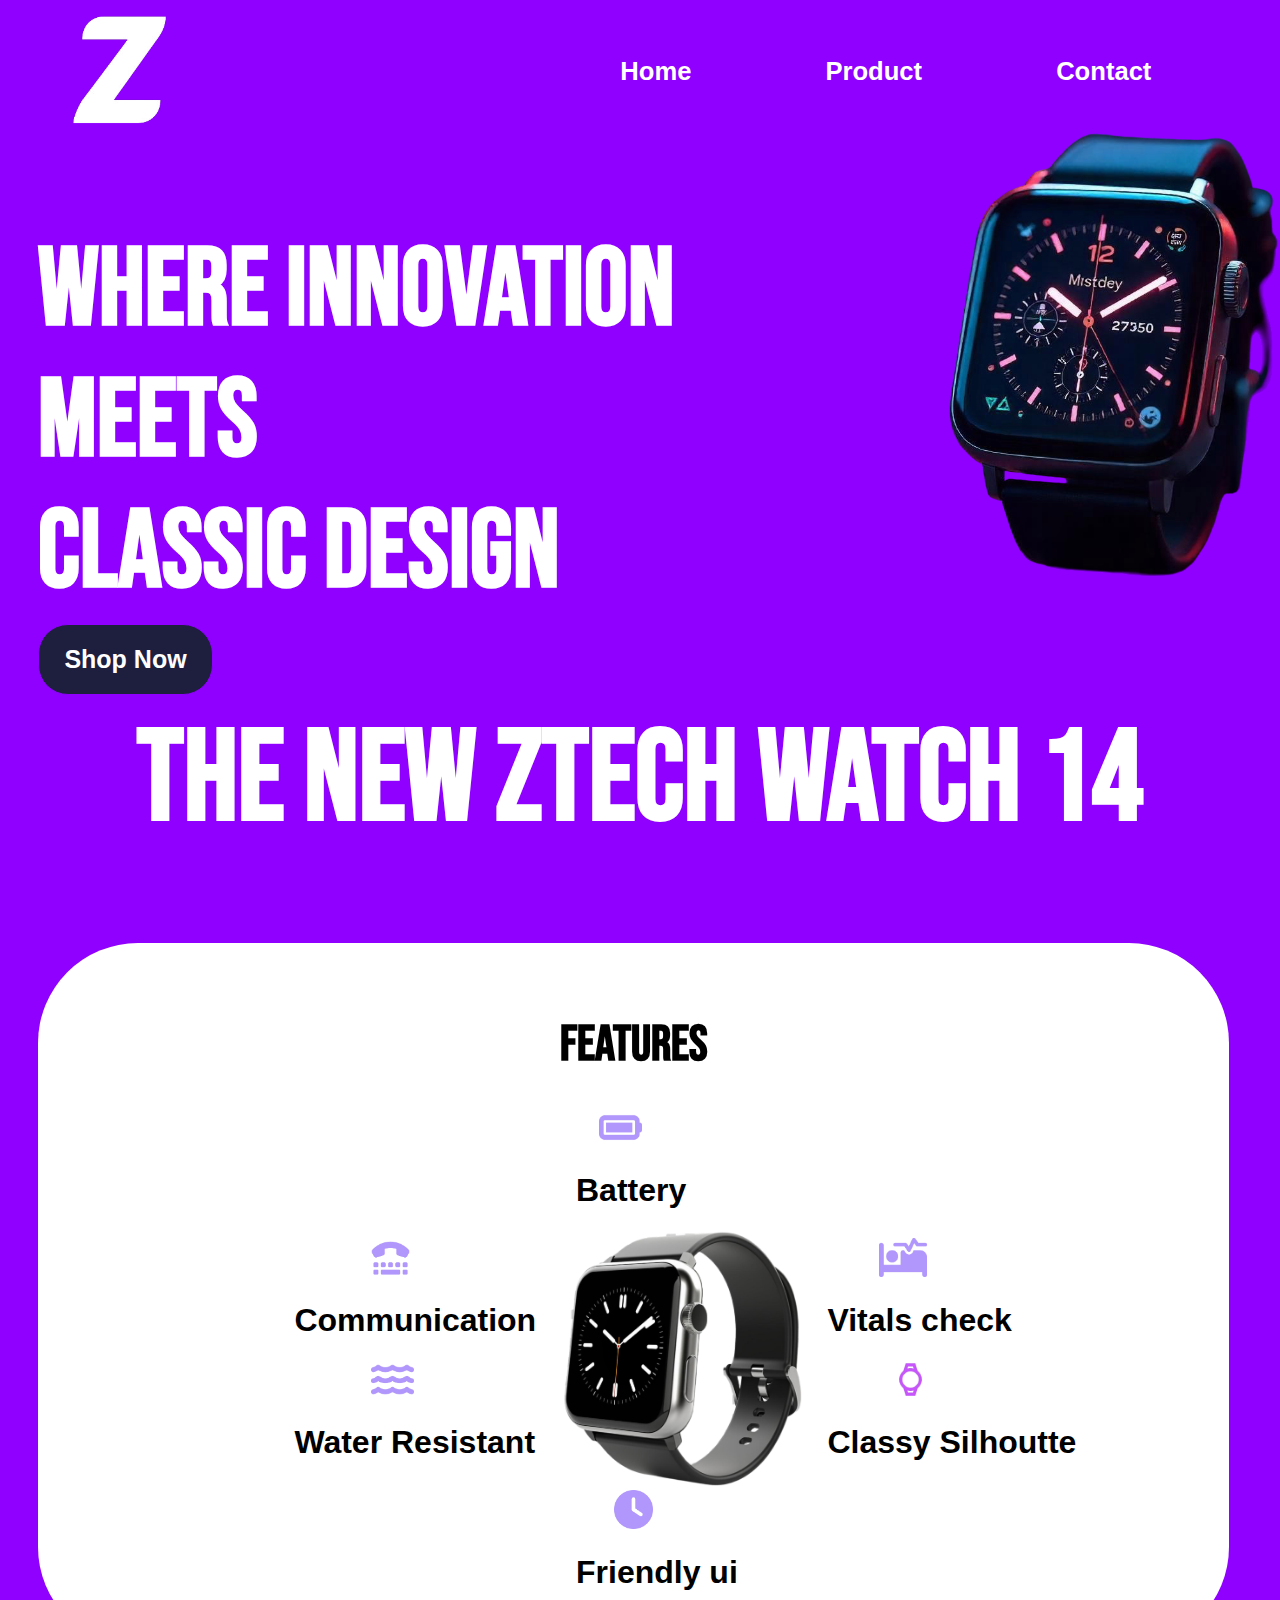
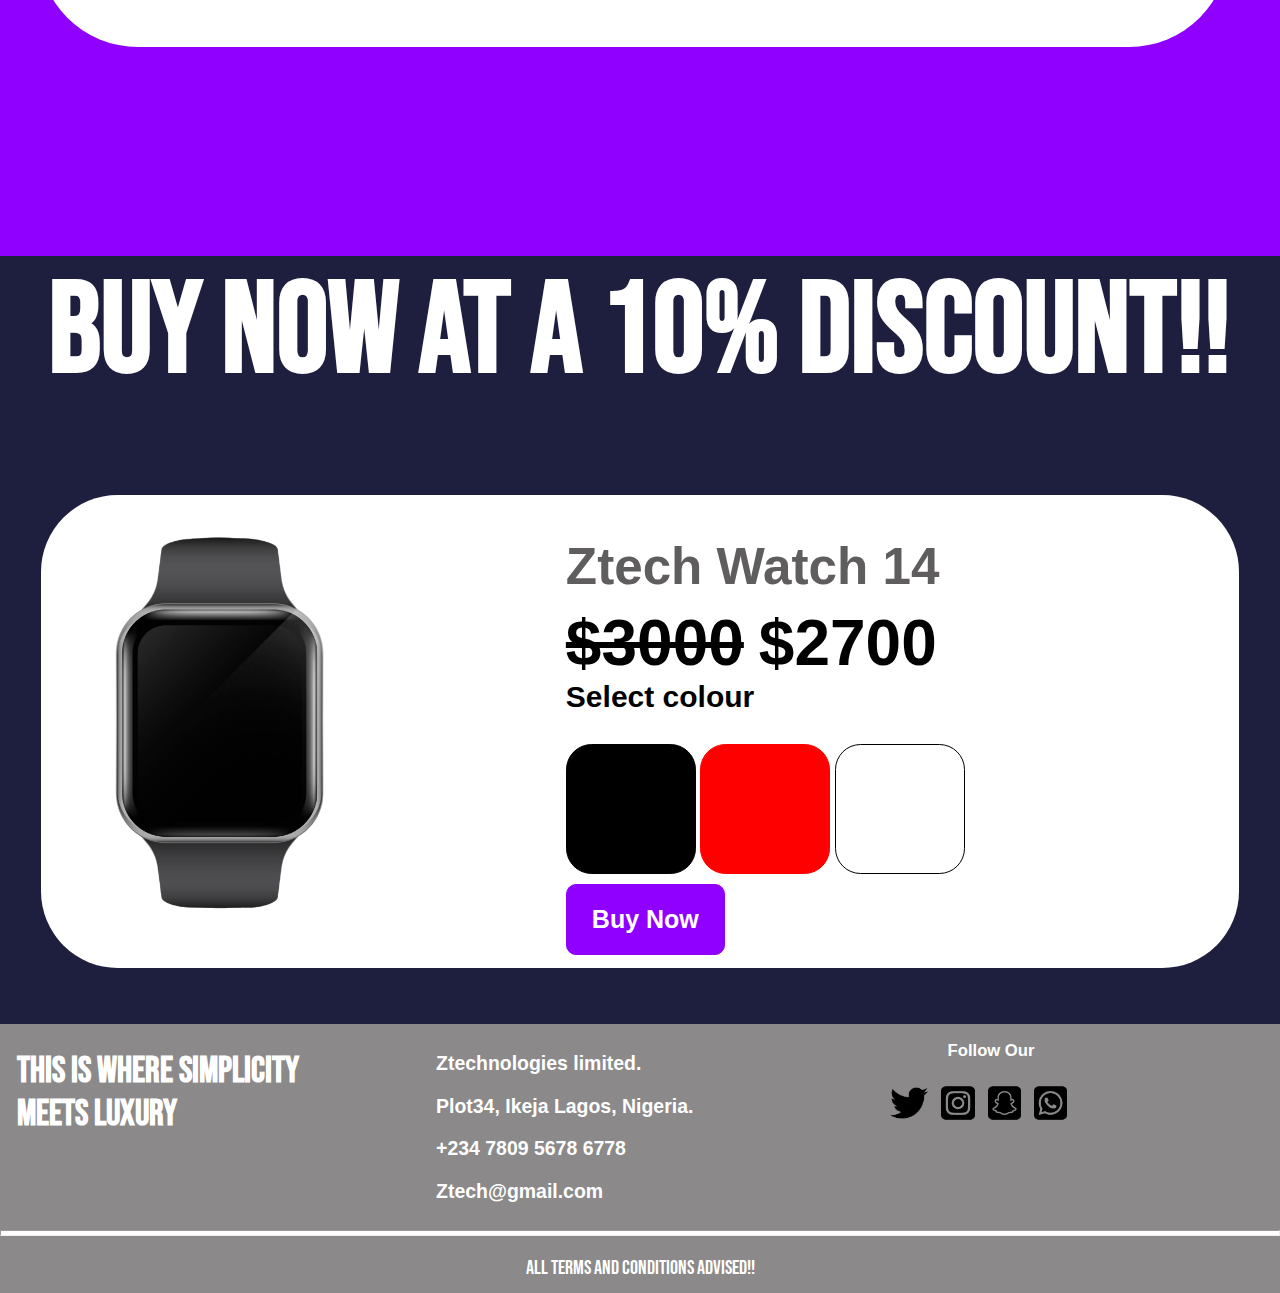
<file: index.html>
<!DOCTYPE html>
<html lang="en">
<head>
    <meta charset="UTF-8">
    <meta name="viewport" content="width=device-width, initial-scale=1.0">
    <link rel="stylesheet" type="text/css" href="style.css">
    <title>Ztech</title>
</head>
<style>
 @media (max-width:768px){
    .column2{
        display: flex;
        padding-left: 20vw;
    }
    section{
        flex-direction: column;
        height: 160vw;
    }
    .column2 a{
        font-size: 3.4vw;
        font-weight: 900;
        /* padding-left: 1.3vw; */
    }
    .column1 img{
    height: 10vw;
    padding-top: 2.4vw;
    }
    .row1{
        width: 100%;
        justify-content: center;
        justify-items: center;
        justify-self: center;
        padding-left: 0px;
    }
    .row1 h1{
 padding-left: 0px;
 
text-align: center;
    }
    .row2{
        /* width: 100%; */
        padding-right: 0px;
         justify-content: center;
        justify-items: center;
        justify-self: center;
    }
    .img2{
     height: 60vw;
       justify-content: center;
        justify-items: center;
        justify-self: center;
    
        padding-left: 60px;
    }
   
    .overall{
       flex-direction: column;
       padding-left: 7vw;
       
    }
    .over2{
       flex-direction: column;
    }
    .feat{
        height: 220vw;
         
    }
    .div1{
        height: 190vw;
    }
    
    .frui{
        padding-left: 31vw;
    }
    .frui h1{
        padding-left: 4vw;
    }
    
    .frui img{
        padding-left: 10vw;
        height: 10vw;
    }
    .battery{
    padding-left: 35vw;
    
}
   .com img {
   padding-left: 16vw;
   }
  .over2{
    margin-left: 1vw;
    margin-right: 0px;
  }
  .vitals img{
     padding-left: 16vw;
}
.vitals h1{
    padding-left: 4vw;
}
.watch img{
     padding-left: 17vw;
}
.com img{
    height: 10vw;
     padding-left: 9vw;
}
.com h1{
    padding-right: 8vw;
}
 .vitals img{
    height: 10vw;
     padding-left: 5vw;
}
.vitals h1{
    padding-left: 0vw;
}
.watch img{
    height: 10vw;
     padding-left: 7vw;
} 
.watch h1{
    padding-right: 3vw;
}
.img3 img{
    height: 40vw;
}
.battery img{
    height: 10vw;
    padding-left: 5vw;
}
.battery h1{
   padding-left: 3vw;
}
.water img {
    height: 10vw;
    padding-left: 8vw;

}
#buy{
  height: 170vw;
  margin-right: 0px;
}
.buy2{
   flex-direction: column;
   height: 140vw;
} 
.buy3{
    padding-left: 33vw;
   /* width: 0%; */
} 
.buy3 img{
    height: 42vw;
}
.buy4 h3{
     font-size: 10vw;
}
.ztech {
    font-size: 7vw;
}
.butt1{ 
    padding: 8vw;
}
.butt2{
    padding: 8vw;
}
.butt3{
    padding: 8vw;
}
.text{
     font-size: 2.5vw;
   
}
.footer2{
    font-size: 2vw;
    font-weight: 900;
}
.footer3{
   font-size: 3vw;
   font-weight: 900;
    padding-left: 4vw;
}
.footer3 p{
    padding-left: 5vw; 
}
.footer3 img{
    height: 6vw; 
    padding: 0.5vw;
}
footer{
   height: 42vw;
}
}
 @media (max-width:480px){
    .column2{
        display: flex;
        padding-left: 14vw;
    }
    section{
        flex-direction: column;
        height: 210vw;
    }
    .column2 a{
        font-size: 4vw;
        font-weight: 900;
        /* padding-left: 1.3vw; */
    }
    .column1 img{
    height: 10vw;
    padding-top: 2.4vw;
    }
    .row1{
        width: 100%;
        justify-content: center;
        justify-items: center;
        justify-self: center;
        padding-left: 0px;
    }
    .row1 h1{
 padding-left: 0px;
       font-size: 4.5rem; 
text-align: center;
    }
    .row2{
        /* width: 100%; */
        padding-right: 0px;
         justify-content: center;
        justify-items: center;
        justify-self: center;
    }
    .img2{
     height: 60vw;
       justify-content: center;
        justify-items: center;
        justify-self: center;
    
        padding-left: 10vw;
    }
   
    .overall{
       flex-direction: column;
       padding-left: 7vw;
    }
    .over2{
       flex-direction: column;
    }
    .feat{
        height: 300vw;
        
    }
    .div1{
        height: 270vw;
    }
    
    .frui{
        padding-left: 27vw;
        font-size: 4vw;
    }
    .frui h1{
        padding-left: 0vw;
    }
    .frui img{

        padding-left: 14vw;
    }
    .battery{
        font-size: small;
    padding-left: 35vw;
}
.battery h1{
    padding-left: 0vw;
}
.battery img{
    padding-left: 4vw;
}
   .com img {
   padding-left: 50vw;
   }
  .over2{
    margin-left: 1vw;
    margin-right: 0px;
  }
  .vitals img{
    height: 10vw;
     padding-left: 16vw;
}
.vitals h1{
    padding-left: 4vw;
}
.watch img{
     padding-left: 30vw;
}
.com img{
    height: 10vw;
      padding-left: 22vw; 
}
 .vitals img{
    height: 12vw;
     padding-left: 19vw;
}
.watch img{
    height: 16vw;
     padding-left: 18vw;
} 
.img3 img{
    height: 40vw;
}
.battery img{
    height: 10vw;
}
.water img {
    height: 10vw;
     padding-left: 23vw;
}
#buy{
  height: 170vw;
  margin-right: 0px;
}
.buy2{
   flex-direction: column;
   height: 140vw;
} 
.buy3{
    padding-left: 33vw;
   /* width: 0%; */
} 
.buy3 img{
    height: 42vw;
}
.buy4 h3{
     font-size: 10vw;
}
.ztech {
    font-size: 7vw;
}
.butt1{ 
    padding: 8vw;
}
.butt2{
    padding: 8vw;
}
.butt3{
    padding: 8vw;
}
.text{
     font-size: 2.5vw;
   
}
.footer2{
    font-size: 2vw;
    font-weight: 900;
}
.footer3{
   font-size: 3vw;
   font-weight: 900;
    padding-left: 4vw;
}
.footer3 p{
    padding-left: 5vw; 
}
.footer3 img{
    height: 6vw; 
    padding: 0.5vw;
}
footer{
   height: 42vw;
}
}
</style>


<body >
<div class="row" style="background-color:#8F00FF;">
    <div class="column1">
        <image class="img1" src="1000078150-removebg-preview.png2.png"></image>
    </div>
    <div  class="column2">
       <button class="home" ><a href="index.html">Home</a></button> 
       <button class="about"><a href="#buy">Product</a></button> 
       <button class="cont" ><a href="contact.html">Contact</a></button>  
   
    </div>
</div>

 <section>
   <div class="row1">
    <h1 style="margin-bottom: 0px;">Where innovation meets <br>classic design</h1>
    <button class="buyn1"><b>Shop Now</b></button>
   </div>
   <div class="row2" >
   <image class="img2"src="freepik__the-style-is-candid-image-photography-with-natural__30258.png2.png "></image>
   </div>


</section> 
<div class="feat">
    <h1 class="h1">THE NEW ZTECH WATCH 14</h1>
    <div class="div1">
        <h1 style="font-family: 'Customfont',sans-serif; font-size: 50px; text-align: center;">Features</h1>
         <div  class="battery">
                <img src="battery.png">
                <h1 >Battery</h1></div>
        <div class="overall">
           <div class="over2" >
            
            <div class="com">
                <img   src="com.png">
                <h1>Communication</h1>
            </div> 
                <div class="water">
                    <img src="water.png">
                 <h1>Water Resistant</h1>
                 </div>
           </div>
           <div  class="img3">
            <img  src="smartwatch-realistic-isolated-transparent-background.png2.png">
           </div>
           <div class="over2" >
            <div class="vitals">
                <img  src="vital.png">
                    <h1>Vitals check</h1>     
            </div>
            <div class="watch">
                <img   src="ui.png">
                <h1>Classy Silhoutte</h1>
            </div>
           </div>
          
        </div>
          <div class="frui"> 
                <img src="clock.png">
             <h1>Friendly ui</h1>
        </div>
    </div>
</div>
<div id="buy">
    <h1 class="h2">BUY NOW AT A 10% DISCOUNT!!</h1>
    <div class="buy2" style=" padding-top: 0px; margin-top: 0px;" >
          <div class="buy3">
        <img src="digital-device-mockup.png2.png">
         </div> 
          <div class="buy4" style=" padding-top: 0px; margin-top: 0px;" >
            <h2 class="ztech" style=" color: rgb(95, 93, 93); padding-bottom: 0px; margin-bottom: 10px;">Ztech Watch 14</h2>
            <div style="display: flex;  padding-top: 0px; margin-top: 0px; padding-bottom: 0px; margin-bottom: 0px;">
                <h3 style=" text-decoration: line-through;   padding-top: 0px; margin-top: 0px; padding-bottom: 0px; margin-bottom: 0px;">$3000</h3>
                <h3 style="  padding-left: 15px;   padding-top: 0px; margin-top: 0px; padding-bottom: 0px; margin-bottom: 0px;">$2700</h3>
            </div>
            <h3 style="font-size: 30px; padding-top: 0px; margin-top: 0px;">Select colour</h3>
            <div >
                <button class="butt1"></button>
                <button class="butt2"></button>
                <button class="butt3"></button>
            </div>
            <button class="buyn"><b>Buy Now</b></button>
         </div> 
     </div>
</div>

<footer >
    <div class="footer">
     <div class="text" style="padding: 0px; margin: 0px; ">
        <h1 style=" margin-top: 0px; ">THIS IS WHERE SIMPLICITY<br> MEETS LUXURY</h1>
    </div>
       
    <div class="footer2">
 <h3 style="margin-bottom: 0px;">Ztechnologies limited.</h3>
        <h3 >Plot34, Ikeja Lagos, Nigeria.</h3>
        <h3 >+234 7809 5678 6778</h3>
        <h3>Ztech@gmail.com</h3>
    </div>
    <div  class="footer3">
         <p >Follow Our</p>
        <div style="display: flex;">
           
            <div>
            <img  src="xicon.png"> 
            </div>

            <div>
            <img  src="igicon.png">   
            </div>

            <div>
            <img   src="snapicon.png">   
            </div>

            <div>
            <img  src="whatsappicon.png">   
          </div>
        </div>
    </div>
</div>
     <hr style=" height: 4px; background-color: white;"> 
     <p style="text-align: center; font-family: 'Customfont',sans-serif; color: white; font-size: 20px;">All terms and conditions advised!!</p>
</footer>
</body>
<script src="watch.js"></script>
</html>
</file>
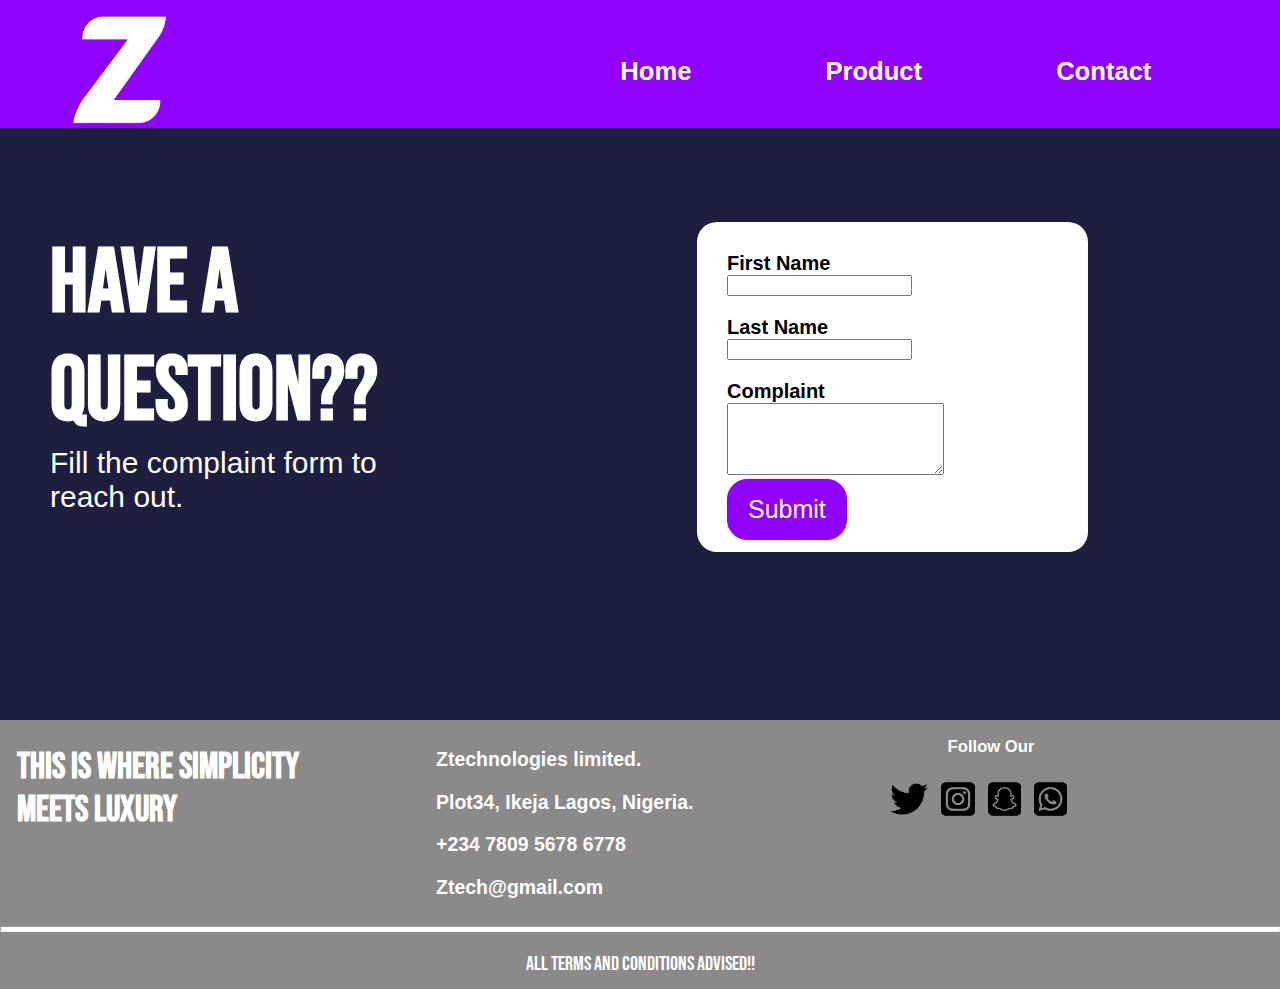
<file: contact.html>
<!DOCTYPE html>
<html lang="en">
<head>
    <meta charset="UTF-8">
    <meta name="viewport" content="width=device-width, initial-scale=1.0">
    <link rel="stylesheet" type="text/css" href="style2.css">
    <title>Ztech</title>
</head>
<style>
     @media (max-width:768px){
    .column2{
        display: flex;
        padding-left: 20vw;
    }
    section{
        flex-direction: column;
        height: 160vw;
    }
    .column2 a{
        font-size: 3.4vw;
        font-weight: 900;
        /* padding-left: 1.3vw; */
    }
    .column1 img{
    height: 10vw;
    padding-top: 2.4vw;
    }
    .row{
        padding-bottom: 5vw;
    }
    .quest h1{
    font-size: 12vw;
}
     .section{
        flex-direction: column;
     }
     form{
        height: 60vw;
        width: 100%;
        padding:  30px 60px 10px 60px;
     }
     .form{
        padding-left: 10vw;
      
     }
     .text{
     font-size: 2.5vw;
   
}
.footer2{
    font-size: 2vw;
    font-weight: 900;
}
.footer3{
   font-size: 3vw;
   font-weight: 900;
    padding-left: 4vw;
}
.footer3 p{
    padding-left: 5vw; 
}
.footer3 img{
    height: 6vw; 
    padding: 0.5vw;
}
footer{
   height: 42vw;
}
}
@media (max-width:480px){
    .column2 a{
        font-size: 4vw;
        font-weight: 900;
        /* padding-left: 1.3vw; */
    }
    form{
        height: 80vw;
        width: 100%;
        padding:  30px 60px 10px 70px;
     }
     .form{
        padding-left: 9vw;
     }
      section{
        flex-direction: column;
        height: 200vw;
         padding-top: 9vw;
    }

}
</style>
<body >
<div class="row" style="background-color:#8F00FF;">
    <div class="column1">
        <image class="img1" src="1000078150-removebg-preview.png2.png"></image>
    </div>
    <div  class="column2">
       <button class="home" ><a href="index.html">Home</a></button> 
       <button class="about"><a href="index.html#buy">Product</a></button> 
       <button class="cont" ><a href="contact.html">Contact</a></button>  
   
    </div>
</div>

<section >
     <div class="section">
        <div class="quest">
            <h1 style="font-family: 'Customfont', sans-serif ; padding-bottom: 0px; margin-bottom: 0px; ">HAVE A QUESTION??</h1>
             <p style="font-family: 'Trebuchet MS', 'Lucida Sans Unicode', 'Lucida Grande', 'Lucida Sans', Arial, sans-serif; padding-top: 0px; margin-top: 0px; font-size: 30px;">Fill the complaint form to reach out.</p>
        </div>
        <div class="form">
           <form>
              <label class="first" >First Name</label>
              <br>
              <input name="first" type="text" id="first"  style="margin-bottom: 20px;"><br>
              <label>Last Name</label><br>
              <input name="last" type="text" id="text " style="margin-bottom: 20px;"><br>
              <label>Complaint</label><br>
              <textarea id="area" style="padding: 20px;"></textarea><br>
              <input type="submit" value="Submit" id="submit">
           </form>
        </div>
     </div>


</section>

<footer >
    <div class="footer">
     <div class="text" style="padding: 0px; margin: 0px; ">
        <h1 style=" margin-top: 0px; ">THIS IS WHERE SIMPLICITY<br> MEETS LUXURY</h1>
    </div>
       
    <div class="footer2">
 <h3 style="margin-bottom: 0px;">Ztechnologies limited.</h3>
        <h3 >Plot34, Ikeja Lagos, Nigeria.</h3>
        <h3 >+234 7809 5678 6778</h3>
        <h3>Ztech@gmail.com</h3>
    </div>
    <div  class="footer3">
         <p >Follow Our</p>
        <div style="display: flex;">
           
            <div>
            <img  src="xicon.png"> 
            </div>

            <div>
            <img  src="igicon.png">   
            </div>

            <div>
            <img   src="snapicon.png">   
            </div>

            <div>
            <img  src="whatsappicon.png">   
          </div>
        </div>
    </div>
</div>
     <hr style=" height: 4px; background-color: white;"> 
     <p style="text-align: center; font-family: 'Customfont',sans-serif; color: white; font-size: 20px;">All terms and conditions advised!!</p>
</footer>
</body>
<script src="watch.js"></script>
</html>
</file>
<file: style.css>
body{
    margin: 0px;
    padding: 0px;
}
.row{
    display: flex;
    padding: 1vw;
    position: fixed;
    margin-bottom: 0px;
    padding-bottom: 0px;
    z-index: 1000;
    /* background: white; */
    width: 100%;
}
.column2 a{
    color: white;
    text-decoration: none;
    font-family: 'Trebuchet MS', 'Lucida Sans Unicode', 'Lucida Grande', 'Lucida Sans', Arial, sans-serif;
    padding-left:4vw ;
    font-size:2vw;
    font-weight: 700;
}
.column1{
    padding-left: 4vw;
}
.column2{
    padding-left: 30vw;
    padding-top: 3vw;
}
.column1 ,.img1{
    height: 9vw;
}
.column2 button{
    /* border-color: #8F00FF; */

    border-radius: 2vw;
 padding-right: 5vw; 
    border: 1px solid  #8F00FF ;
     padding-top: 5px; 
     padding-bottom: 5px;
    background-color: #8F00FF;
      
      color: white;
      text-decoration: none;
      font-family: 'Trebuchet MS', 'Lucida Sans Unicode', 'Lucida Grande', 'Lucida Sans', Arial, sans-serif;
       padding-left:1vw ; 
      font-size: 25px;
}
.home:hover{
    border-color: #00D4FF;
   
    border: 1px solid #00D4FF;
     /* padding: 5px 5px 5px 15px; */
    background-color: #00D4FF;
   
   
}
.about:hover{
    border-color: #00D4FF;
   
    border: 1px solid #00D4FF;
   
    background-color: #00D4FF;
   
   
}
.cont:hover{
    border-color: #00D4FF;
   
    border: 1px solid #00D4FF;
   
    background-color: #00D4FF;
   
   
}
.buyn1{
    padding: 20px 25px 20px 25px;
    text-decoration: none;
    background-color: #1E1E3F ;
    color: white;
    text-decoration: solid;
    margin-top: 0px;
    font-family: 'Trebuchet MS', 'Lucida Sans Unicode', 'Lucida Grande', 'Lucida Sans', Arial, sans-serif;
    font-size: 25px;
     margin-bottom: 10vw;
    border-radius: 30px;
    border: 1px solid #8F00FF;
}
.buyn1:hover{
      background-color: white;
      border: 3px solid #1E1E3F;
      padding: 20px 25px 20px 25px;
      font-family: 'Trebuchet MS', 'Lucida Sans Unicode', 'Lucida Grande', 'Lucida Sans', Arial, sans-serif;
      color: #1E1E3F;
      cursor: pointer;
}
section{
     display:flex;
     background-color: #8F00FF;
     height: 45vw;
     padding-top: 10vw;
     /* position: relative; */
     z-index: 1;
     padding-bottom: 0px;
}
.row2{
    
    padding-left:15vw;
}

.row2 ,.img2{
    height:35vw;
    /* position: relative; */
}
@font-face {
    font-family: 'Customfont';
    src: url('BebasNeue-Regular.ttf')
    format('truetype');
    font-weight:normal;
    font-style:normal;
}
.row1{
    font-family: 'Customfont',sans-serif;
     font-size: 3.4rem; 
    padding-left:3vw;
    color: white;
    padding-top: 2vw;
}
.feat{
    background-color: #8F00FF;
    padding-top: 0px;
    margin-top: 0px;
    height: 90vw;
    font-family: 'Trebuchet MS', 'Lucida Sans Unicode', 'Lucida Grande', 'Lucida Sans', Arial, sans-serif;
}
.h1{
    font-family: 'Customfont',sans-serif;
    font-size: 10vw;
    text-align: center;
    color: white;
    padding-top: 0px;
    margin-top: 0px;
}
.overall{
   
    display: flex;
   padding-left: 18vw;
  align-items: center;
}
.over2{
    margin-right: 2vw;
    margin-left: 2vw;
}
.com img{
    height: 3vw;
     padding-left: 6vw;
}
 .vitals img{
    height: 3vw;
     padding-left: 4vw;
}
.watch img{
    height: 3vw;
     padding-left: 5vw;
} 
.img3 img{
    height: 20vw;
}
.battery img{
    height: 3vw;
}
.water img {
    height: 3vw;
    padding-left: 6vw;
}

.div1{
    padding-top: 0px;
    background-color: white;
height:52vw;
    margin-left: 3vw;
    margin-right: 4vw;
    padding-top: 3vw;
    
    border-radius: 100px;
}
#buy{
    background-color: #1E1E3F;
    height: 60vw;
   margin-bottom: 0px;
   padding-bottom: 0px;
}
.h2{
    font-family: 'Customfont',sans-serif;
    font-size: 10vw;
    text-align: center;
    color: white;
    padding-top: 0px;
    margin-top: 0px;
}
.buy2{
    padding-top: 0px;
    background-color: white;
height:37vw;
    margin-left: 3.2vw;
    margin-right: 3.2vw;
    padding-top: 2vw;
    border-radius: 6vw;
    display: flex;
    margin-bottom: 0px;
   padding-bottom: 0px;
}
.buy3{
    padding-top: 3vw;
}
.buy3 img{
    height: 30vw;
}
.ztech{
    font-size: 4vw;
}
   
.frui{
    padding-left: 42vw;
    
}
.frui img{
    height: 3vw;
    padding-left: 3vw;
}
.battery{
    padding-left: 42vw;
}
.battery img{
    padding-left: 1.8vw;
}
.butt1{
    border: 1px solid black;
    padding: 5vw;
    border-radius: 2vw;
    background-color: black;
}
.butt2{
    border: 1px solid red;
    padding: 5vw;
    border-radius: 2vw;
    background-color: red;
}
.butt3{
    border: 1px solid black;
    padding: 5vw;
    border-radius: 2vw;
    background-color: white;
}
.butt1.active{
    border: 8px solid purple;
    
}
.butt2.active{
      border: 8px solid purple;
}
.butt3.active{
    border: 8px solid purple;
}
.buy3{
    width: 30%;
    padding-left: 70px;
}
.buy4{
    width: 70%;
    padding-left: 13vw;
    font-family: 'Trebuchet MS', 'Lucida Sans Unicode', 'Lucida Grande', 'Lucida Sans', Arial, sans-serif;
    margin-bottom: 7vw;
}
.buy4 h3 {
    font-size: 5vw;
}
.buyn{
    padding: 20px 25px 20px 25px;
    background-color:#8F00FF ;
    color: white;
    text-decoration: solid;
    
    font-family: 'Trebuchet MS', 'Lucida Sans Unicode', 'Lucida Grande', 'Lucida Sans', Arial, sans-serif;
    font-size: 25px;
    margin-top: 10px;
    border-radius: 10px;
    border: 1px solid #8F00FF;
}
footer{
    height: 21vw;
    background-color: #8b8989;
     margin-top: 0px;
     padding-top: 0px;

}
.footer{
    
   
     display: flex;
}
.text{
     font-size: 1.4vw;
    color: white;
    font-family: 'Customfont',sans-serif;
    padding-left: 60px;
    width: 33.33%;
}
.text h1{
    padding-left: 1.3vw;
     padding-top: 2vw;
}
.footer2{
    width: 33.33%;
    font-family: 'Trebuchet MS', 'Lucida Sans Unicode', 'Lucida Grande', 'Lucida Sans', Arial, sans-serif ;
    color: white;
    font-weight: bold;
    font-size: 1.3vw;
   margin-left: 3.1vw;
    padding-top: 0.7vw;
}
.footer2 h3{
    margin-right: 0.3vw;
}
.footer3{
    width: 33.33%;
    font-family: 'Trebuchet MS', 'Lucida Sans Unicode', 'Lucida Grande', 'Lucida Sans', Arial, sans-serif ;
    color: white;
    font-weight: bold;
   font-size: 1.3vw;
    padding-left: 4vw;
}
.footer3 p{
    padding-left: 5vw; 
}
.footer3 img{
    height: 3vw; 
    padding: 0.5vw;
}
</file>
<file: style2.css>
body{
    margin: 0px;
    padding: 0px;
}
.row{
    display: flex;
    padding: 1vw;
    position: fixed;
    margin-bottom: 0px;
    padding-bottom: 0px;
    z-index: 1000;
    /* background: white; */
    width: 100%;
}
.column2 a{
    color: white;
    text-decoration: none;
    font-family: 'Trebuchet MS', 'Lucida Sans Unicode', 'Lucida Grande', 'Lucida Sans', Arial, sans-serif;
    padding-left:4vw ;
    font-size:2vw;
    font-weight: 700;
}
.column1{
    padding-left: 4vw;
}
.column2{
    padding-left: 30vw;
    padding-top: 3vw;
}
.column1 ,.img1{
    height: 9vw;
}
.column2 button{
    /* border-color: #8F00FF; */
    border-color:  #8F00FF;
    border-radius: 2vw;
 padding-right: 5vw; 
    border: 1px solid  #8F00FF ;
     padding-top: 5px; 
     padding-bottom: 5px;
    background-color: #8F00FF;
      
      color: white;
      text-decoration: none;
      font-family: 'Trebuchet MS', 'Lucida Sans Unicode', 'Lucida Grande', 'Lucida Sans', Arial, sans-serif;
       padding-left:1vw ; 
      font-size: 25px;
}
.home:hover{
    border-color: #00D4FF;
   
    border: 1px solid #00D4FF;
     /* padding: 5px 5px 5px 15px; */
    background-color: #00D4FF;
   
   
}
.about:hover{
    border-color: #00D4FF;
   
    border: 1px solid #00D4FF;
   
    background-color: #00D4FF;
   
   
}
.cont:hover{
    border-color: #00D4FF;
   
    border: 1px solid #00D4FF;
   
    background-color: #00D4FF;
   
   
}
.buyn1{
    padding: 20px 25px 20px 25px;
    text-decoration: none;
    background-color: #1E1E3F ;
    color: white;
    text-decoration: solid;
    margin-top: 0px;
    font-family: 'Trebuchet MS', 'Lucida Sans Unicode', 'Lucida Grande', 'Lucida Sans', Arial, sans-serif;
    font-size: 25px;
   
    border-radius: 30px;
    border: 1px solid #8F00FF;
}
.buyn1:hover{
      background-color: white;
      border: 3px solid #1E1E3F;
      padding: 20px 25px 20px 25px;
      font-family: 'Trebuchet MS', 'Lucida Sans Unicode', 'Lucida Grande', 'Lucida Sans', Arial, sans-serif;
      color: #1E1E3F;
      cursor: pointer;
}
section{
     display:flex;
     background-color: #1E1E3F;
     height: 600px;
     padding-top: 120px;
     position: relative;
     z-index: 1;
     padding-bottom: 0px;
}
.section{
    display: flex;
}
.quest{
    width: 50%;
    color: white;
    padding-top:50px ;
    padding-left:50px ;

}
.quest h1{
    font-size: 7vw;
}
.form{
    width: 50%;
   padding-left: 20vw;
    padding-top: 8vw;


}
form{
    border-radius: 20px;
    background-color: white;
    height: 23vw;
    padding:  30px 5px 5px 30px;
}
form label{
    font-family: 'Trebuchet MS', 'Lucida Sans Unicode', 'Lucida Grande', 'Lucida Sans', Arial, sans-serif;
    font-weight: bolder;
    font-size: 20px;
   
}
.first{
    margin-bottom: 1.2vw;
}
#submit{
    padding: 15px 20px 15px 20px;
    text-decoration: none;
    background-color: #8F00FF;
    color: white;
    text-decoration: solid;
    margin-top: 0px;
    font-family: 'Trebuchet MS', 'Lucida Sans Unicode', 'Lucida Grande', 'Lucida Sans', Arial, sans-serif;
    font-size: 25px;
   
    border-radius: 20px;
    border: 1px solid #8F00FF;
}

@font-face {
    font-family: 'Customfont';
    src: url('BebasNeue-Regular.ttf')
    format('truetype');
    font-weight:normal;
    font-style:normal;
}

footer{
    height: 21vw;
    background-color: #8b8989;
     margin-top: 0px;
     padding-top: 0px;

}
.footer{
    
   
     display: flex;
}
.text{
     font-size: 1.4vw;
    color: white;
    font-family: 'Customfont',sans-serif;
    padding-left: 60px;
    width: 33.33%;
}
.text h1{
    padding-left: 1.3vw;
     padding-top: 2vw;
}
.footer2{
    width: 33.33%;
    font-family: 'Trebuchet MS', 'Lucida Sans Unicode', 'Lucida Grande', 'Lucida Sans', Arial, sans-serif ;
    color: white;
    font-weight: bold;
    font-size: 1.3vw;
   margin-left: 3.1vw;
    padding-top: 0.7vw;
}
.footer2 h3{
    margin-right: 0.3vw;
}
.footer3{
    width: 33.33%;
    font-family: 'Trebuchet MS', 'Lucida Sans Unicode', 'Lucida Grande', 'Lucida Sans', Arial, sans-serif ;
    color: white;
    font-weight: bold;
   font-size: 1.3vw;
    padding-left: 4vw;
}
.footer3 p{
    padding-left: 5vw; 
}
.footer3 img{
    height: 3vw; 
    padding: 0.5vw;
}
</file>
